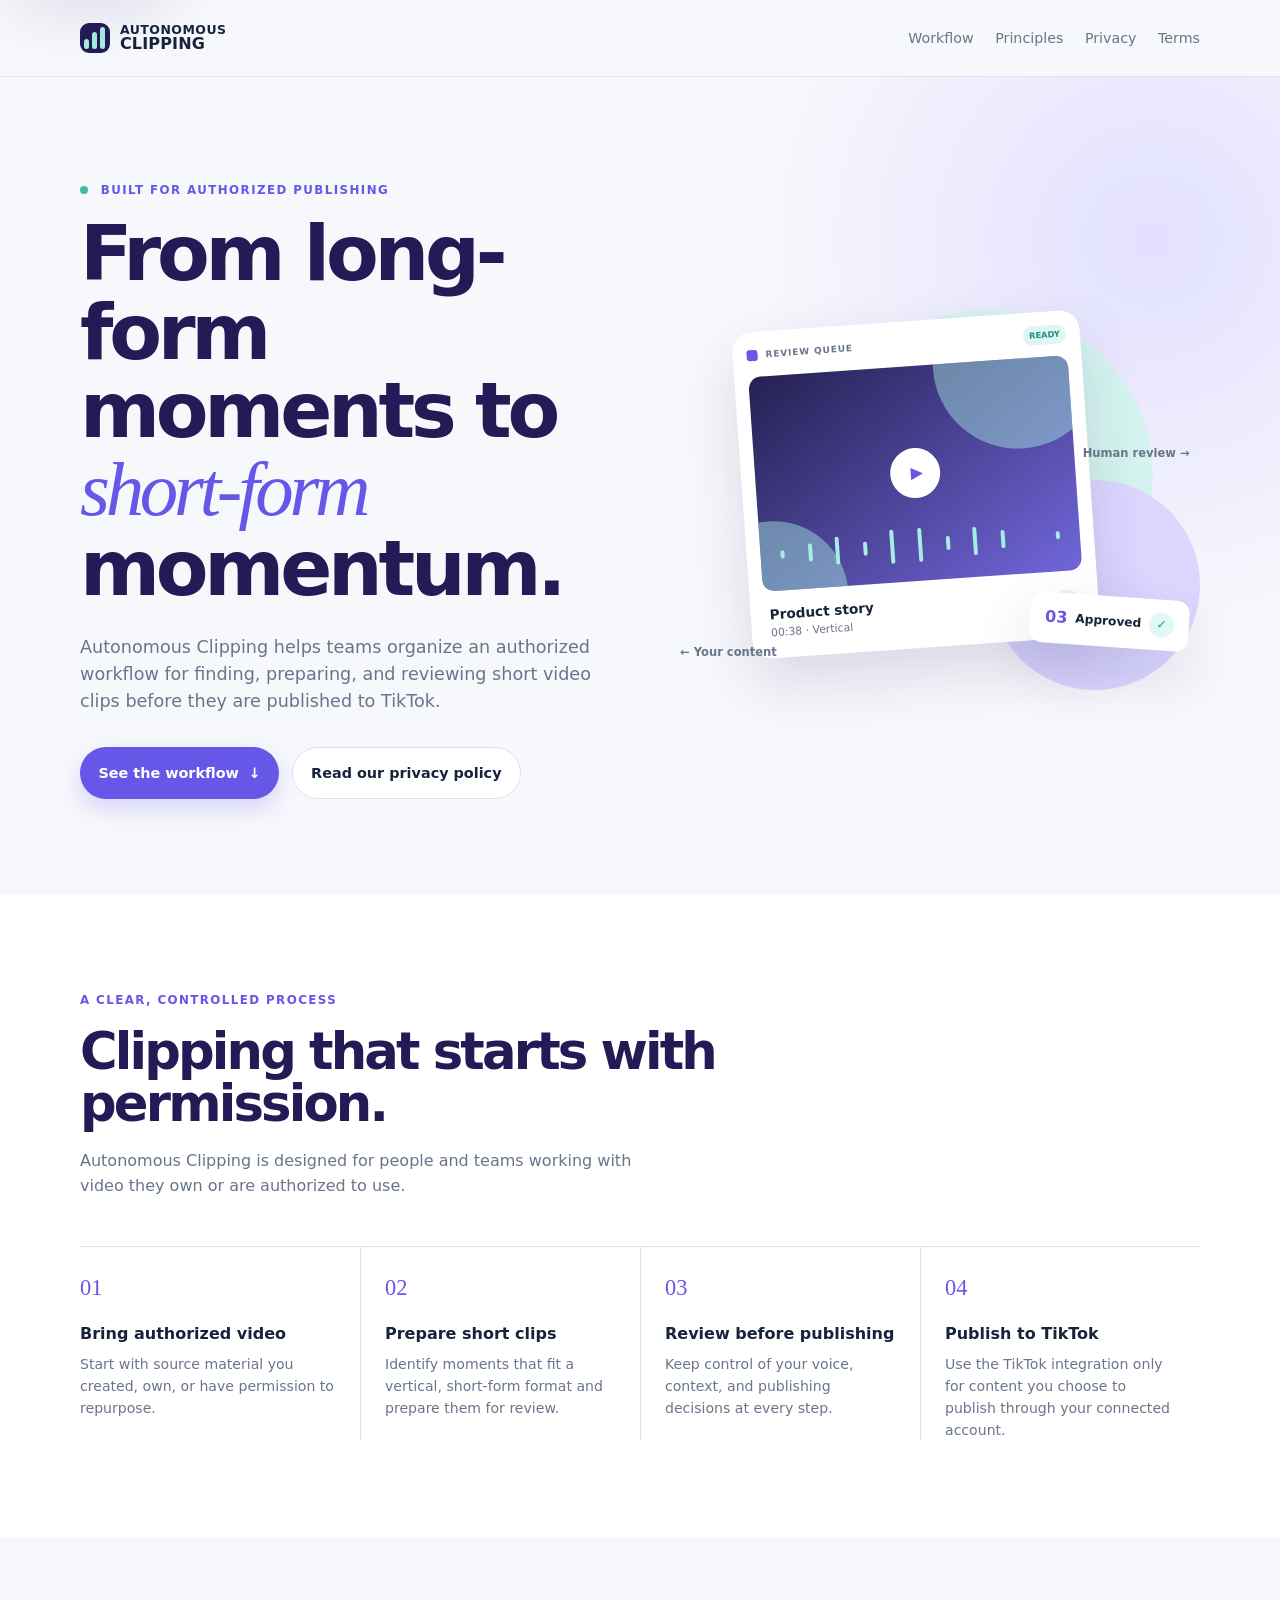
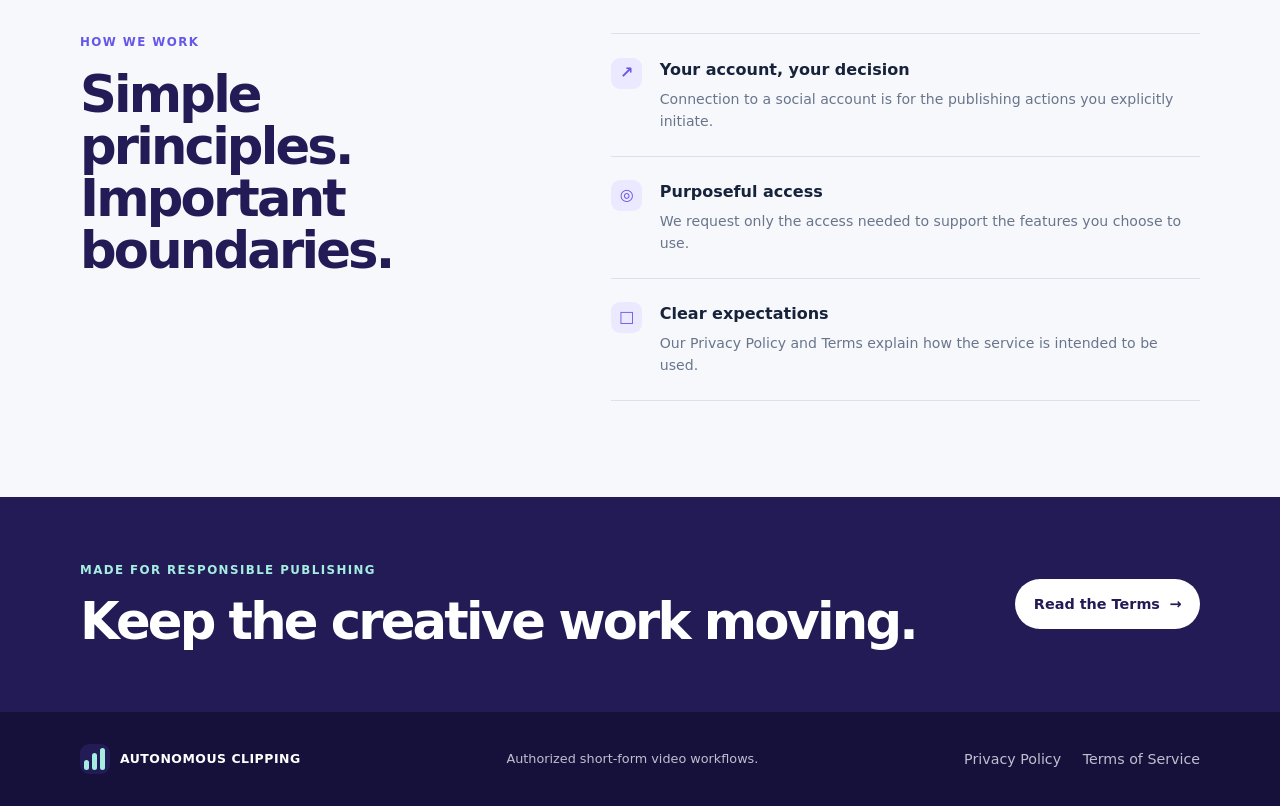
<file: index.html>
<!doctype html>
<html lang="en">
  <head>
    <meta charset="utf-8">
    <meta name="viewport" content="width=device-width, initial-scale=1">
    <meta name="description" content="Autonomous Clipping supports authorized short-form video workflows for teams publishing to TikTok.">
    <title>Autonomous Clipping | Authorized short-form video workflows</title>
    <link rel="stylesheet" href="styles.css">
  </head>
  <body>
    <a class="skip-link" href="#main">Skip to content</a>
    <header class="site-header">
      <nav class="nav container" aria-label="Primary navigation">
        <a class="brand" href="index.html" aria-label="Autonomous Clipping home">
          <span class="brand-mark" aria-hidden="true"><span></span><span></span><span></span></span>
          <span>Autonomous<br><strong>Clipping</strong></span>
        </a>
        <div class="nav-links">
          <a href="#workflow">Workflow</a>
          <a href="#principles">Principles</a>
          <a href="privacy.html">Privacy</a>
          <a href="terms.html">Terms</a>
        </div>
      </nav>
    </header>

    <main id="main">
      <section class="hero">
        <div class="container hero-grid">
          <div class="hero-copy">
            <p class="eyebrow"><span class="status-dot"></span> Built for authorized publishing</p>
            <h1>From long-form moments to <em>short-form</em> momentum.</h1>
            <p class="lede">Autonomous Clipping helps teams organize an authorized workflow for finding, preparing, and reviewing short video clips before they are published to TikTok.</p>
            <div class="hero-actions">
              <a class="button button-primary" href="#workflow">See the workflow <span aria-hidden="true">↓</span></a>
              <a class="button button-secondary" href="privacy.html">Read our privacy policy</a>
            </div>
          </div>
          <div class="hero-visual" aria-label="Illustration of a short-form clip workflow">
            <div class="orb orb-one"></div><div class="orb orb-two"></div>
            <div class="clip-card card-main">
              <div class="card-top"><span class="mini-logo"></span><span class="card-label">REVIEW QUEUE</span><span class="live-pill">READY</span></div>
              <div class="video-frame"><span class="play-icon" aria-hidden="true">▶</span><div class="wave" aria-hidden="true"><i></i><i></i><i></i><i></i><i></i><i></i><i></i><i></i><i></i><i></i><i></i></div></div>
              <div class="clip-details"><div><strong>Product story</strong><span>00:38 · Vertical</span></div><span class="check">✓</span></div>
            </div>
            <div class="clip-card card-small"><span class="small-number">03</span><span>Approved</span><span class="check">✓</span></div>
            <div class="annotation annotation-one">Human review <span>→</span></div>
            <div class="annotation annotation-two"><span>←</span> Your content</div>
          </div>
        </div>
      </section>

      <section id="workflow" class="section workflow-section">
        <div class="container">
          <div class="section-heading">
            <p class="eyebrow">A clear, controlled process</p>
            <h2>Clipping that starts with permission.</h2>
            <p>Autonomous Clipping is designed for people and teams working with video they own or are authorized to use.</p>
          </div>
          <ol class="workflow-grid">
            <li><span class="step-number">01</span><h3>Bring authorized video</h3><p>Start with source material you created, own, or have permission to repurpose.</p></li>
            <li><span class="step-number">02</span><h3>Prepare short clips</h3><p>Identify moments that fit a vertical, short-form format and prepare them for review.</p></li>
            <li><span class="step-number">03</span><h3>Review before publishing</h3><p>Keep control of your voice, context, and publishing decisions at every step.</p></li>
            <li><span class="step-number">04</span><h3>Publish to TikTok</h3><p>Use the TikTok integration only for content you choose to publish through your connected account.</p></li>
          </ol>
        </div>
      </section>

      <section id="principles" class="section principles-section">
        <div class="container principles-grid">
          <div><p class="eyebrow">How we work</p><h2>Simple principles. Important boundaries.</h2></div>
          <div class="principle-list">
            <article><span class="principle-icon" aria-hidden="true">↗</span><div><h3>Your account, your decision</h3><p>Connection to a social account is for the publishing actions you explicitly initiate.</p></div></article>
            <article><span class="principle-icon" aria-hidden="true">◎</span><div><h3>Purposeful access</h3><p>We request only the access needed to support the features you choose to use.</p></div></article>
            <article><span class="principle-icon" aria-hidden="true">□</span><div><h3>Clear expectations</h3><p>Our Privacy Policy and Terms explain how the service is intended to be used.</p></div></article>
          </div>
        </div>
      </section>

      <section class="section callout-section">
        <div class="container callout"><div><p class="eyebrow">Made for responsible publishing</p><h2>Keep the creative work moving.</h2></div><a class="button button-light" href="terms.html">Read the Terms <span aria-hidden="true">→</span></a></div>
      </section>
    </main>

    <footer class="site-footer"><div class="container footer-row"><a class="brand footer-brand" href="index.html"><span class="brand-mark" aria-hidden="true"><span></span><span></span><span></span></span><span>Autonomous Clipping</span></a><p>Authorized short-form video workflows.</p><div class="footer-links"><a href="privacy.html">Privacy Policy</a><a href="terms.html">Terms of Service</a></div></div></footer>
  </body>
</html>
</file>
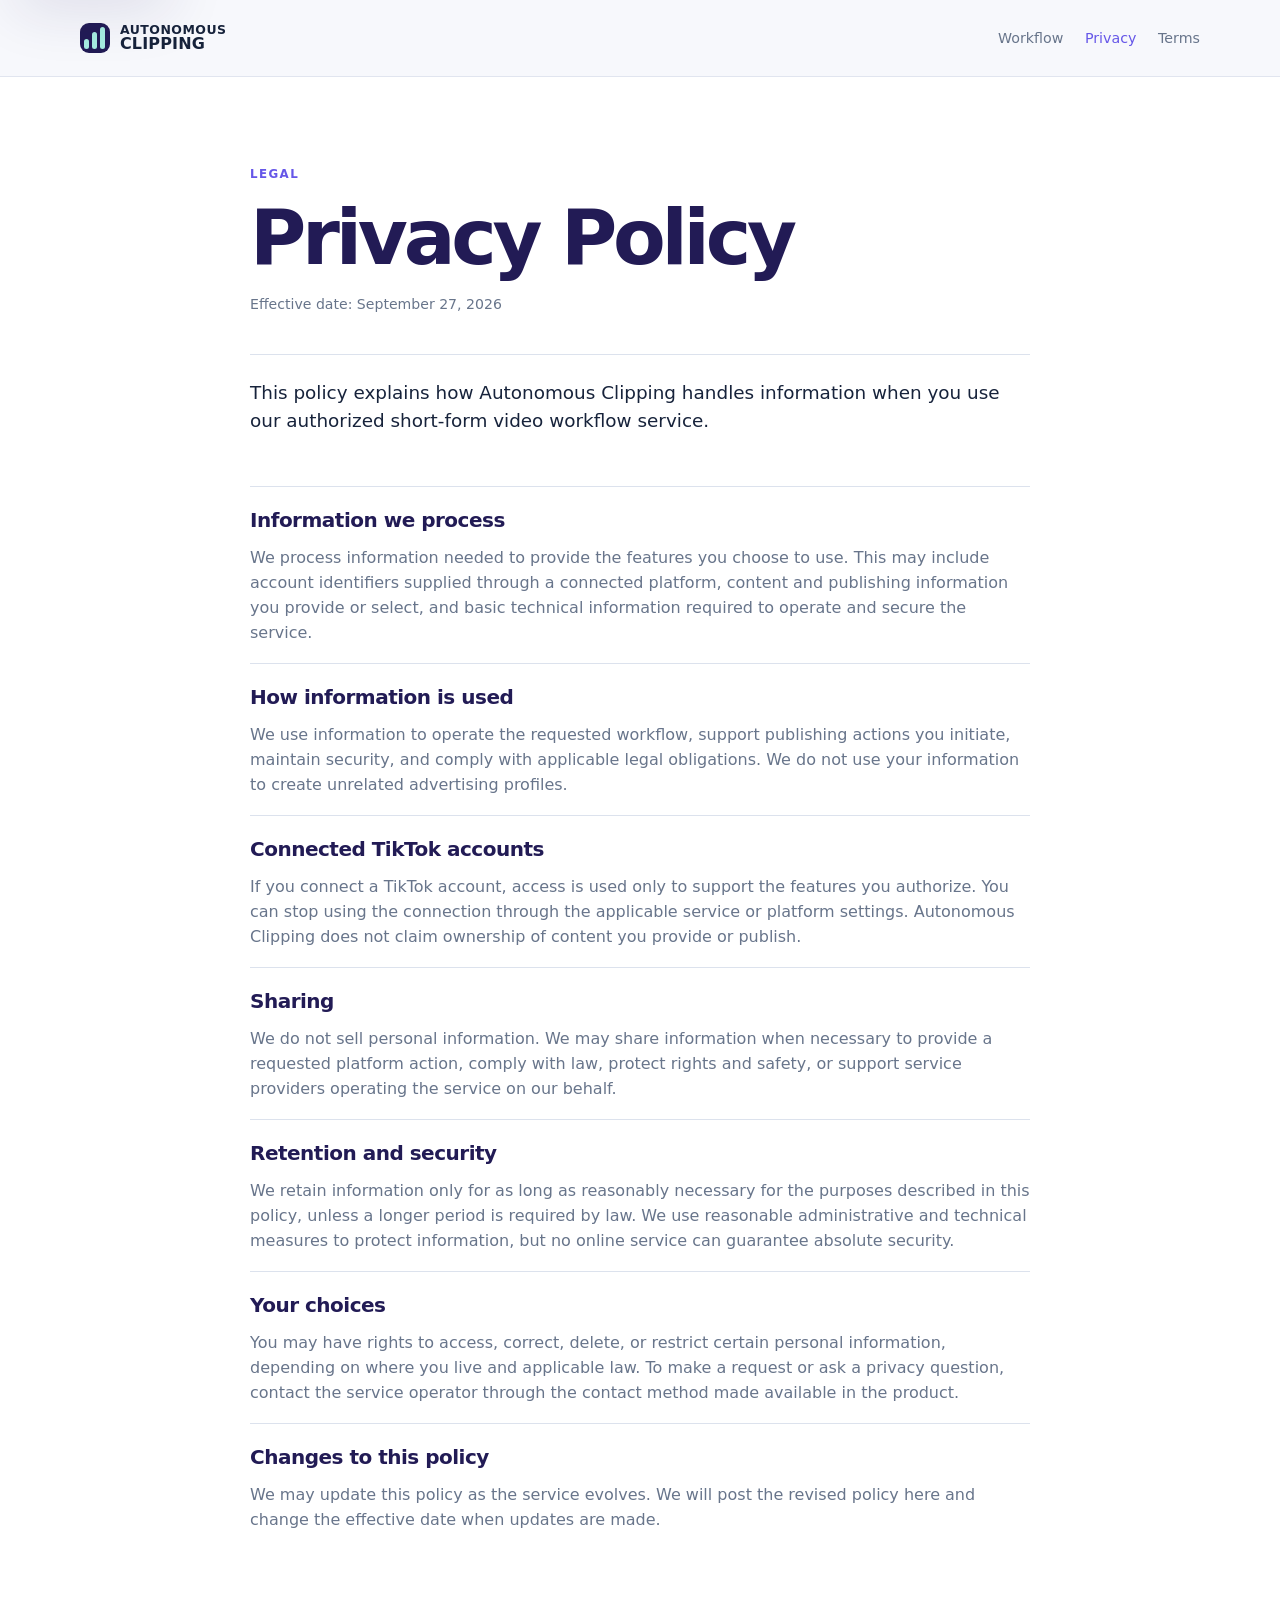
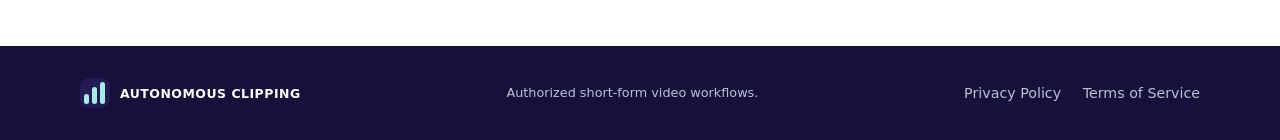
<file: privacy.html>
<!doctype html>
<html lang="en">
  <head><meta charset="utf-8"><meta name="viewport" content="width=device-width, initial-scale=1"><meta name="description" content="Privacy Policy for Autonomous Clipping."><title>Privacy Policy | Autonomous Clipping</title><link rel="stylesheet" href="styles.css"></head>
  <body>
    <a class="skip-link" href="#main">Skip to content</a>
    <header class="site-header"><nav class="nav container" aria-label="Primary navigation"><a class="brand" href="index.html" aria-label="Autonomous Clipping home"><span class="brand-mark" aria-hidden="true"><span></span><span></span><span></span></span><span>Autonomous<br><strong>Clipping</strong></span></a><div class="nav-links"><a href="index.html#workflow">Workflow</a><a href="privacy.html" aria-current="page">Privacy</a><a href="terms.html">Terms</a></div></nav></header>
    <main id="main" class="legal-page"><div class="container legal-container"><p class="eyebrow">Legal</p><h1>Privacy Policy</h1><p class="effective-date">Effective date: September 27, 2026</p><p class="legal-intro">This policy explains how Autonomous Clipping handles information when you use our authorized short-form video workflow service.</p>
      <section><h2>Information we process</h2><p>We process information needed to provide the features you choose to use. This may include account identifiers supplied through a connected platform, content and publishing information you provide or select, and basic technical information required to operate and secure the service.</p></section>
      <section><h2>How information is used</h2><p>We use information to operate the requested workflow, support publishing actions you initiate, maintain security, and comply with applicable legal obligations. We do not use your information to create unrelated advertising profiles.</p></section>
      <section><h2>Connected TikTok accounts</h2><p>If you connect a TikTok account, access is used only to support the features you authorize. You can stop using the connection through the applicable service or platform settings. Autonomous Clipping does not claim ownership of content you provide or publish.</p></section>
      <section><h2>Sharing</h2><p>We do not sell personal information. We may share information when necessary to provide a requested platform action, comply with law, protect rights and safety, or support service providers operating the service on our behalf.</p></section>
      <section><h2>Retention and security</h2><p>We retain information only for as long as reasonably necessary for the purposes described in this policy, unless a longer period is required by law. We use reasonable administrative and technical measures to protect information, but no online service can guarantee absolute security.</p></section>
      <section><h2>Your choices</h2><p>You may have rights to access, correct, delete, or restrict certain personal information, depending on where you live and applicable law. To make a request or ask a privacy question, contact the service operator through the contact method made available in the product.</p></section>
      <section><h2>Changes to this policy</h2><p>We may update this policy as the service evolves. We will post the revised policy here and change the effective date when updates are made.</p></section>
    </div></main>
    <footer class="site-footer"><div class="container footer-row"><a class="brand footer-brand" href="index.html"><span class="brand-mark" aria-hidden="true"><span></span><span></span><span></span></span><span>Autonomous Clipping</span></a><p>Authorized short-form video workflows.</p><div class="footer-links"><a href="privacy.html">Privacy Policy</a><a href="terms.html">Terms of Service</a></div></div></footer>
  </body>
</html>
</file>
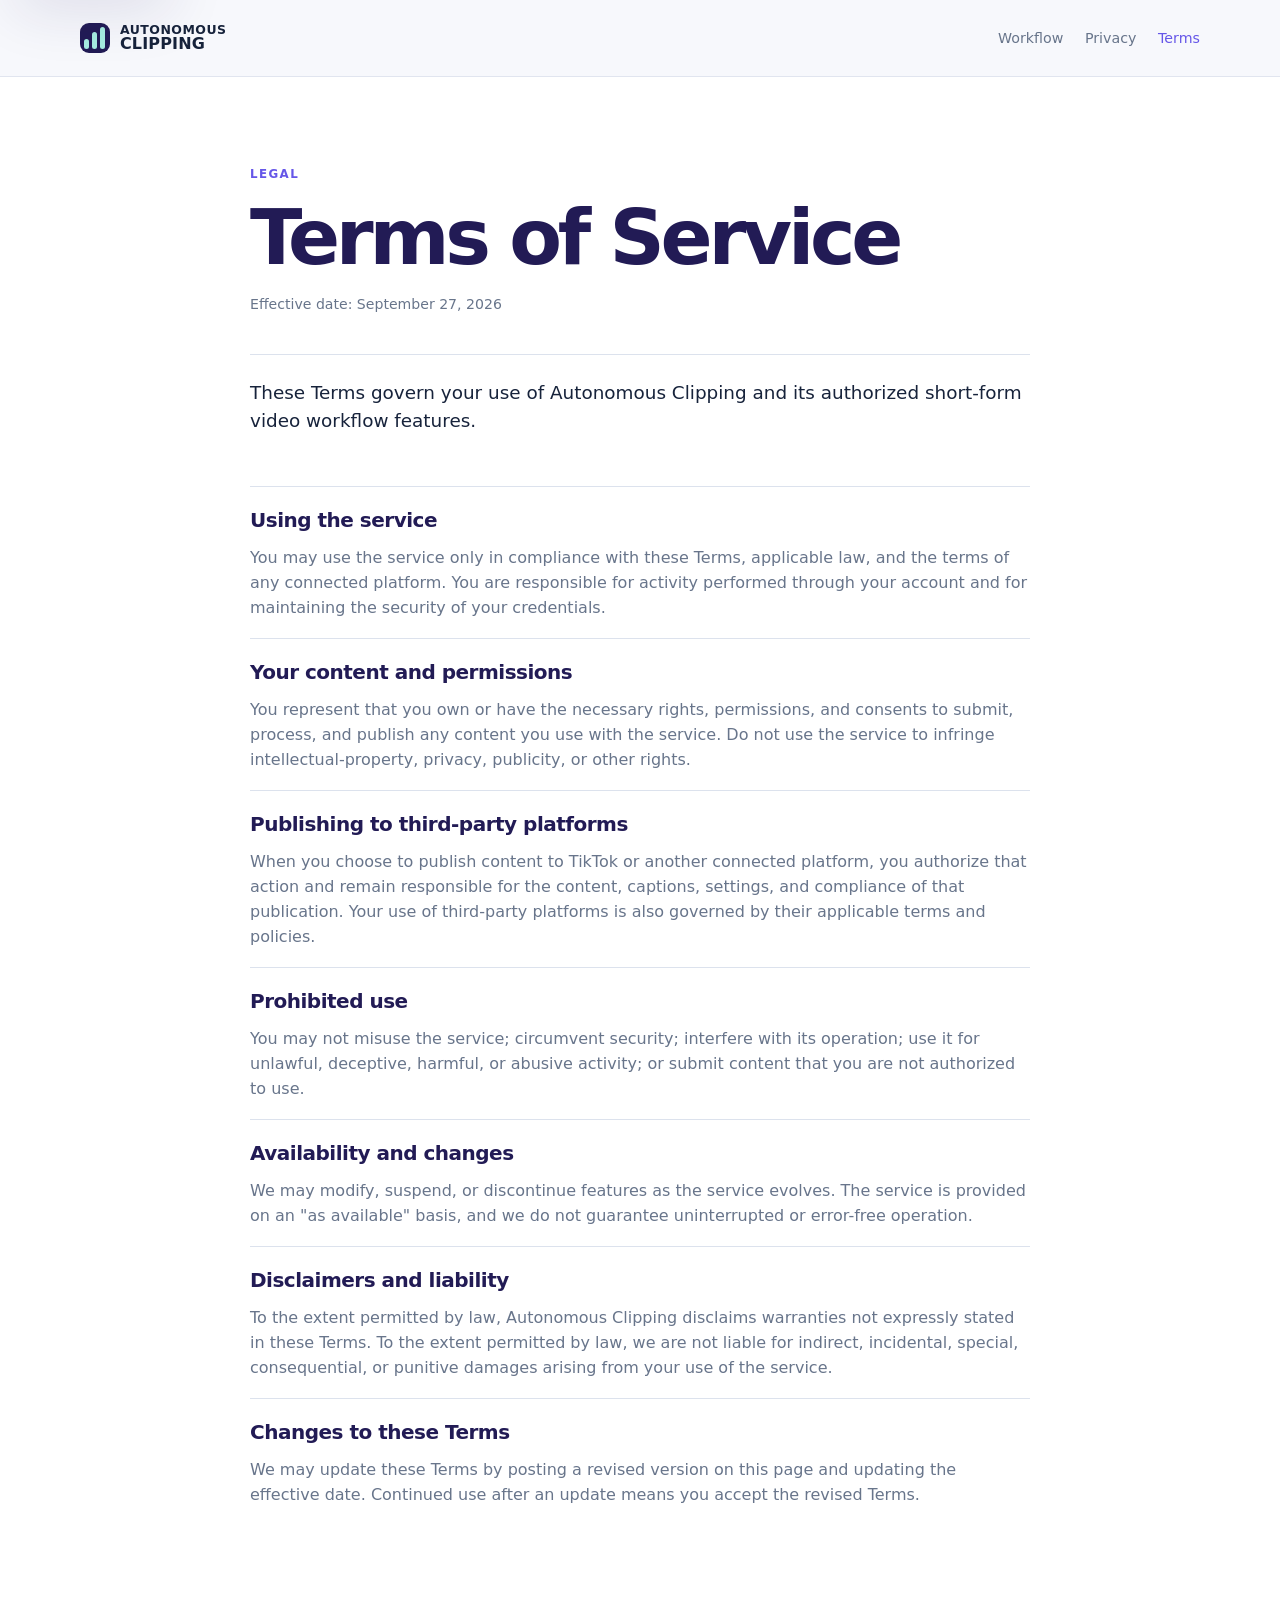
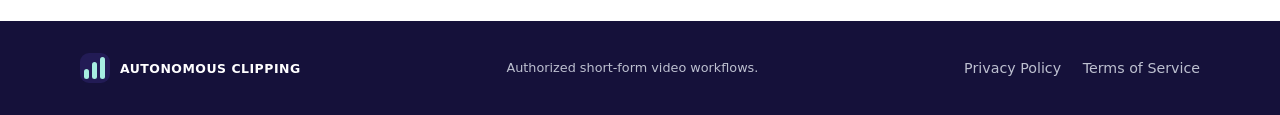
<file: terms.html>
<!doctype html>
<html lang="en">
  <head><meta charset="utf-8"><meta name="viewport" content="width=device-width, initial-scale=1"><meta name="description" content="Terms of Service for Autonomous Clipping."><title>Terms of Service | Autonomous Clipping</title><link rel="stylesheet" href="styles.css"></head>
  <body>
    <a class="skip-link" href="#main">Skip to content</a>
    <header class="site-header"><nav class="nav container" aria-label="Primary navigation"><a class="brand" href="index.html" aria-label="Autonomous Clipping home"><span class="brand-mark" aria-hidden="true"><span></span><span></span><span></span></span><span>Autonomous<br><strong>Clipping</strong></span></a><div class="nav-links"><a href="index.html#workflow">Workflow</a><a href="privacy.html">Privacy</a><a href="terms.html" aria-current="page">Terms</a></div></nav></header>
    <main id="main" class="legal-page"><div class="container legal-container"><p class="eyebrow">Legal</p><h1>Terms of Service</h1><p class="effective-date">Effective date: September 27, 2026</p><p class="legal-intro">These Terms govern your use of Autonomous Clipping and its authorized short-form video workflow features.</p>
      <section><h2>Using the service</h2><p>You may use the service only in compliance with these Terms, applicable law, and the terms of any connected platform. You are responsible for activity performed through your account and for maintaining the security of your credentials.</p></section>
      <section><h2>Your content and permissions</h2><p>You represent that you own or have the necessary rights, permissions, and consents to submit, process, and publish any content you use with the service. Do not use the service to infringe intellectual-property, privacy, publicity, or other rights.</p></section>
      <section><h2>Publishing to third-party platforms</h2><p>When you choose to publish content to TikTok or another connected platform, you authorize that action and remain responsible for the content, captions, settings, and compliance of that publication. Your use of third-party platforms is also governed by their applicable terms and policies.</p></section>
      <section><h2>Prohibited use</h2><p>You may not misuse the service; circumvent security; interfere with its operation; use it for unlawful, deceptive, harmful, or abusive activity; or submit content that you are not authorized to use.</p></section>
      <section><h2>Availability and changes</h2><p>We may modify, suspend, or discontinue features as the service evolves. The service is provided on an "as available" basis, and we do not guarantee uninterrupted or error-free operation.</p></section>
      <section><h2>Disclaimers and liability</h2><p>To the extent permitted by law, Autonomous Clipping disclaims warranties not expressly stated in these Terms. To the extent permitted by law, we are not liable for indirect, incidental, special, consequential, or punitive damages arising from your use of the service.</p></section>
      <section><h2>Changes to these Terms</h2><p>We may update these Terms by posting a revised version on this page and updating the effective date. Continued use after an update means you accept the revised Terms.</p></section>
    </div></main>
    <footer class="site-footer"><div class="container footer-row"><a class="brand footer-brand" href="index.html"><span class="brand-mark" aria-hidden="true"><span></span><span></span><span></span></span><span>Autonomous Clipping</span></a><p>Authorized short-form video workflows.</p><div class="footer-links"><a href="privacy.html">Privacy Policy</a><a href="terms.html">Terms of Service</a></div></div></footer>
  </body>
</html>
</file>
<file: styles.css>
:root{--ink:#17233b;--muted:#68758b;--paper:#f7f8fc;--line:#dce2ed;--violet:#6657e8;--deep:#221b55;--aqua:#a6ede1;--white:#fff;--shadow:0 25px 60px rgba(37,28,94,.14)}*{box-sizing:border-box}html{scroll-behavior:smooth}body{margin:0;background:var(--paper);color:var(--ink);font-family:Inter,ui-sans-serif,system-ui,-apple-system,"Segoe UI",sans-serif;line-height:1.55}.container{width:min(1120px,calc(100% - 48px));margin:auto}.skip-link{position:fixed;z-index:20;top:-4rem;left:1rem;background:var(--white);padding:.65rem 1rem;color:var(--ink);box-shadow:var(--shadow)}.skip-link:focus{top:1rem}.site-header{background:rgba(247,248,252,.92);border-bottom:1px solid rgba(220,226,237,.8);position:sticky;top:0;z-index:10;backdrop-filter:blur(16px)}.nav{min-height:76px;display:flex;align-items:center;justify-content:space-between;gap:1.5rem}.brand{display:inline-flex;align-items:center;gap:.62rem;color:var(--ink);font-size:.78rem;line-height:1.05;letter-spacing:.04em;text-decoration:none;text-transform:uppercase;font-weight:700}.brand strong{font-size:1rem;letter-spacing:.01em}.brand-mark{height:30px;width:30px;display:flex;align-items:end;gap:3px;padding:4px;border-radius:9px;background:var(--deep)}.brand-mark span{width:5px;border-radius:3px;background:var(--aqua)}.brand-mark span:nth-child(1){height:10px}.brand-mark span:nth-child(2){height:17px}.brand-mark span:nth-child(3){height:22px}.nav-links,.footer-links{display:flex;align-items:center;gap:1.35rem}.nav-links a,.footer-links a{font-size:.89rem;text-decoration:none;color:var(--muted)}.nav-links a:hover,.footer-links a:hover,.nav-links [aria-current=page]{color:var(--violet)}.hero{position:relative;overflow:hidden;padding:6.5rem 0 6rem;background:radial-gradient(circle at 90% 20%,#e2e0ff 0,rgba(226,224,255,0) 30%),var(--paper)}.hero-grid{display:grid;grid-template-columns:1.03fr .97fr;align-items:center;gap:3rem}.eyebrow{margin:0 0 1rem;color:var(--violet);font-size:.74rem;font-weight:800;letter-spacing:.12em;text-transform:uppercase}.status-dot{width:8px;height:8px;display:inline-block;margin-right:.45rem;border-radius:50%;background:#42b9a7}.hero h1,.section h2,.legal-page h1{margin:0;color:var(--deep);letter-spacing:-.055em;line-height:1.02}.hero h1{font-size:clamp(3rem,6vw,5.25rem);max-width:700px}.hero h1 em{font-family:Georgia,serif;font-weight:400;color:var(--violet)}.lede{max-width:590px;margin:1.6rem 0 2rem;color:var(--muted);font-size:1.1rem}.hero-actions{display:flex;flex-wrap:wrap;gap:.8rem}.button{display:inline-flex;justify-content:center;align-items:center;gap:.6rem;padding:.85rem 1.15rem;border-radius:999px;text-decoration:none;font-size:.9rem;font-weight:700;transition:transform .2s,box-shadow .2s}.button:hover{transform:translateY(-2px)}.button-primary{background:var(--violet);color:#fff;box-shadow:0 10px 22px rgba(102,87,232,.22)}.button-secondary{color:var(--ink);border:1px solid var(--line);background:var(--white)}.hero-visual{min-height:410px;position:relative}.orb{position:absolute;border-radius:50%;filter:blur(.2px)}.orb-one{height:330px;width:330px;right:9%;top:25px;background:#d5f4ef}.orb-two{height:210px;width:210px;right:0;bottom:5px;background:#dbd7ff}.clip-card{position:absolute;background:#fff;border:1px solid rgba(255,255,255,.8);box-shadow:var(--shadow)}.card-main{width:min(348px,80%);padding:13px;border-radius:20px;left:12%;top:36px;transform:rotate(-4deg)}.card-top{display:flex;align-items:center;gap:8px;margin-bottom:12px}.mini-logo{height:11px;width:11px;border-radius:3px;background:var(--violet)}.card-label{font-size:.56rem;font-weight:800;letter-spacing:.1em;color:var(--muted)}.live-pill{margin-left:auto;padding:3px 6px;border-radius:10px;background:#ddf8f2;color:#258d7e;font-size:.52rem;font-weight:800}.video-frame{height:215px;display:flex;align-items:center;justify-content:center;position:relative;overflow:hidden;border-radius:12px;background:linear-gradient(145deg,#252052,#7166da)}.video-frame:before,.video-frame:after{content:"";position:absolute;border-radius:50%;background:rgba(166,237,225,.45)}.video-frame:before{height:170px;width:170px;top:-80px;right:-35px}.video-frame:after{height:150px;width:150px;left:-65px;bottom:-80px}.play-icon{z-index:1;width:50px;height:50px;display:grid;place-items:center;padding-left:3px;border-radius:50%;background:#fff;color:var(--violet);font-size:1rem}.wave{position:absolute;bottom:18px;left:20px;right:20px;height:35px;display:flex;align-items:center;justify-content:space-between}.wave i{width:4px;border-radius:4px;background:var(--aqua)}.wave i:nth-child(1),.wave i:nth-child(11){height:8px}.wave i:nth-child(2),.wave i:nth-child(9){height:18px}.wave i:nth-child(3),.wave i:nth-child(8){height:28px}.wave i:nth-child(4),.wave i:nth-child(7){height:14px}.wave i:nth-child(5),.wave i:nth-child(6){height:34px}.clip-details{display:flex;align-items:center;justify-content:space-between;padding:13px 5px 2px}.clip-details strong,.clip-details span{display:block}.clip-details strong{font-size:.85rem}.clip-details span{font-size:.68rem;color:var(--muted)}.check{display:grid!important;place-items:center;height:25px;width:25px;border-radius:50%;color:#1c9c88!important;background:#dff8f3;font-weight:900!important}.card-small{right:2%;bottom:48px;display:flex;align-items:center;gap:8px;padding:12px 14px;border-radius:13px;font-size:.76rem;font-weight:700;transform:rotate(4deg)}.small-number{color:var(--violet);font-size:1rem;font-weight:800}.annotation{position:absolute;color:var(--muted);font-size:.72rem;font-weight:700}.annotation-one{right:2%;top:39%}.annotation-two{left:0;bottom:8%}.section{padding:6rem 0}.workflow-section{background:#fff}.section-heading{max-width:650px}.section h2{font-size:clamp(2.25rem,4vw,3.7rem)}.section-heading>p:last-child{color:var(--muted);max-width:590px;margin-top:1.2rem}.workflow-grid{padding:0;margin:3rem 0 0;list-style:none;display:grid;grid-template-columns:repeat(4,1fr);border-top:1px solid var(--line)}.workflow-grid li{padding:1.5rem 1.5rem 0 0}.workflow-grid li+li{padding-left:1.5rem;border-left:1px solid var(--line)}.step-number{font-family:Georgia,serif;color:var(--violet);font-size:1.4rem}.workflow-grid h3,.principle-list h3{margin:1rem 0 .45rem;font-size:1rem}.workflow-grid p,.principle-list p{margin:0;color:var(--muted);font-size:.88rem}.principles-section{background:var(--paper)}.principles-grid{display:grid;grid-template-columns:.85fr 1.15fr;gap:6rem}.principle-list{border-top:1px solid var(--line)}.principle-list article{display:flex;gap:1.1rem;padding:1.45rem 0;border-bottom:1px solid var(--line)}.principle-list h3{margin:0 0 .4rem}.principle-icon{width:31px;height:31px;flex:0 0 31px;display:grid;place-items:center;border-radius:9px;background:#ebe9ff;color:var(--violet);font-weight:900}.callout-section{padding:4rem 0;background:var(--deep)}.callout{display:flex;align-items:center;justify-content:space-between;gap:2rem}.callout h2{color:#fff;font-size:clamp(2rem,4vw,3.3rem)}.callout .eyebrow{color:var(--aqua)}.button-light{background:#fff;color:var(--deep);white-space:nowrap}.site-footer{padding:2rem 0;background:#15113a;color:#bdc0d0}.footer-row{display:flex;align-items:center;justify-content:space-between;gap:1.5rem}.footer-brand{color:#fff}.footer-row p{font-size:.8rem;margin:0}.footer-links a{color:#bdc0d0}.legal-page{padding:5.5rem 0 6rem;background:#fff}.legal-container{max-width:780px}.legal-page h1{font-size:clamp(3rem,6vw,4.8rem)}.effective-date{margin:1rem 0 2.4rem;color:var(--muted);font-size:.88rem}.legal-intro{padding:1.5rem 0 2rem;border-top:1px solid var(--line);font-size:1.15rem;color:var(--ink)}.legal-page section{padding:1.1rem 0;border-top:1px solid var(--line)}.legal-page h2{margin:0 0 .65rem;color:var(--deep);font-size:1.25rem;letter-spacing:-.025em}.legal-page section p{margin:0;color:var(--muted)}@media(max-width:780px){.container{width:min(100% - 32px,1120px)}.nav{min-height:68px}.nav-links{gap:.8rem}.nav-links a{font-size:.78rem}.hero{padding:4.3rem 0 3.5rem}.hero-grid,.principles-grid{grid-template-columns:1fr;gap:2.5rem}.hero-visual{min-height:355px}.workflow-grid{grid-template-columns:1fr 1fr}.workflow-grid li{padding:1.2rem 1rem 1.5rem 0}.workflow-grid li+li{border-left:0;padding-left:0}.workflow-grid li:nth-child(even){padding-left:1rem;border-left:1px solid var(--line)}.footer-row{align-items:flex-start;flex-direction:column;gap:1rem}}@media(max-width:450px){.nav-links a:first-child{display:none}.hero h1{font-size:2.85rem}.card-main{left:4%}.card-small{right:0}.annotation-one{right:0;top:8%}.annotation-two{left:1%;bottom:2%}.workflow-grid{grid-template-columns:1fr}.workflow-grid li:nth-child(even){padding-left:0;border-left:0}.callout{align-items:flex-start;flex-direction:column}.footer-links{gap:1rem}.legal-page{padding:4rem 0}}
</file>
